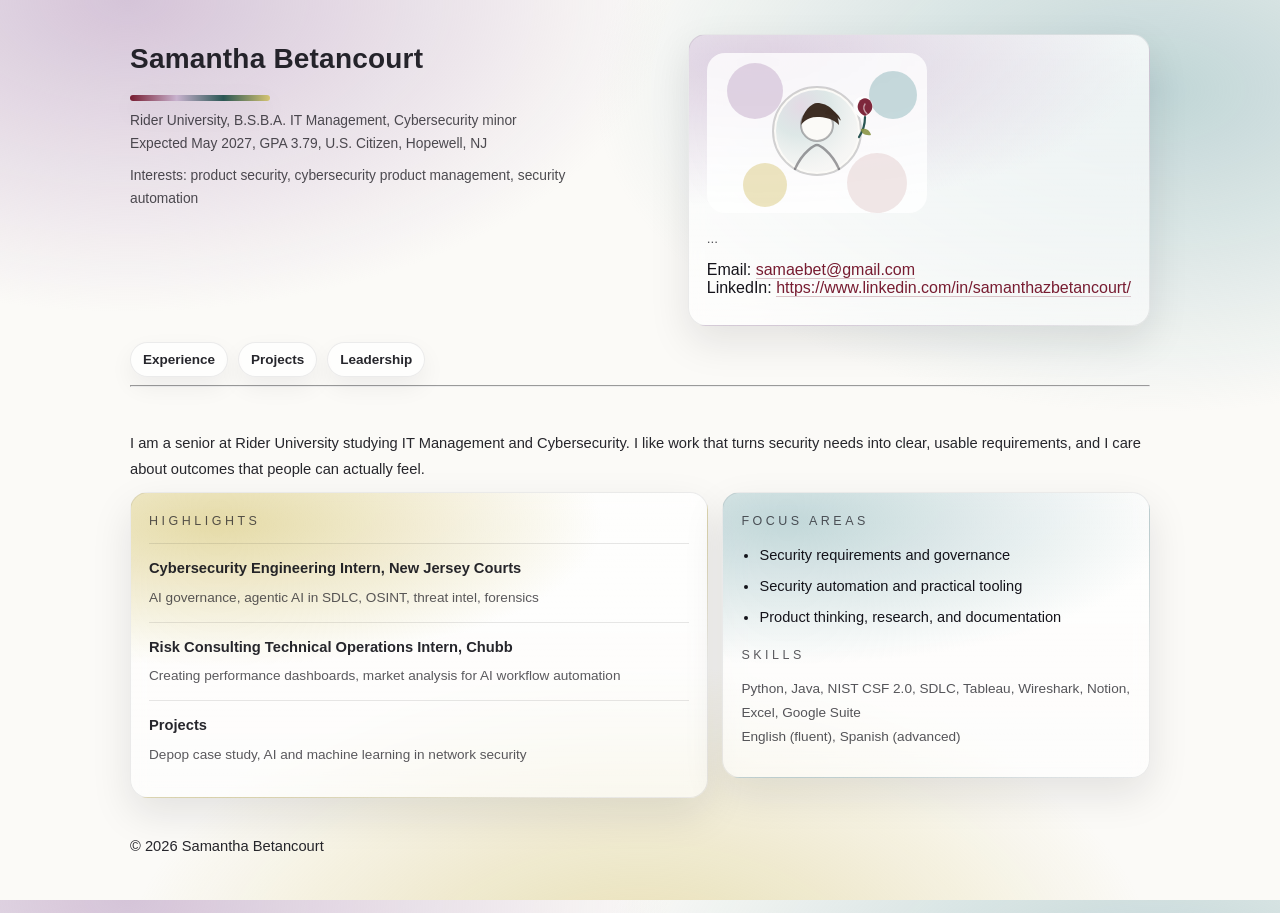
<file: index.html>
<!doctype html>
<html lang="en">
<head>
  <meta charset="UTF-8" />
  <meta name="viewport" content="width=device-width, initial-scale=1" />
  <title>Samantha Betancourt</title>
  <meta name="description" content="Samantha Betancourt, undergraduate student at Rider University. Education, experience, and projects." />
  <link rel="stylesheet" href="./styles.css" />
</head>

<body>
  <div class="bg-grid" aria-hidden="true"></div>

  <main class="container">
    <header>
      <div class="topline">
        <div>
          <p class="name">Samantha Betancourt</p>
          <div class="name-underline"></div>
          <p class="meta">
            Rider University, B.S.B.A. IT Management, Cybersecurity minor<br>
            Expected May 2027, GPA 3.79, U.S. Citizen, Hopewell, NJ
          </p>
          <p class="meta">
            Interests: product security, cybersecurity product management, security automation
          </p>
        </div>

        <div class="block tile-gingham" aria-label="Profile">
          <svg width="220" height="160" viewBox="0 0 220 160" role="img" aria-label="Avatar sticker badge with tulip">
            <!-- sticker card -->
            <rect x="0" y="0" width="220" height="160" rx="18" fill="rgba(255,255,255,0.78)"></rect>

            <!-- soft sticker blobs (palette) -->
            <circle cx="48" cy="38" r="28" fill="#c8b2ce" opacity="0.55"></circle>
            <circle cx="186" cy="42" r="24" fill="#99bdc1" opacity="0.55"></circle>
            <circle cx="170" cy="130" r="30" fill="#e5d1d1" opacity="0.55"></circle>
            <circle cx="58" cy="132" r="22" fill="#d5c472" opacity="0.45"></circle>

           <!-- badge ring -->
            <circle cx="110" cy="78" r="44" fill="#fbfaf7" stroke="rgba(20,19,26,0.18)" stroke-width="2"></circle>
            <circle cx="110" cy="78" r="41" fill="url(#badgeWash)"></circle>

            <!-- head -->
            <circle cx="110" cy="72" r="16" fill="#fbfaf7" stroke="rgba(20,19,26,0.30)" stroke-width="2"></circle>

            <!-- hair (dark brown), simple cute shape -->
            <path d="M94 72c1-14 11-22 16-22 11 0 22 9 22 22
                     0 0-6-8-22-8-11 0-16 8-16 8z"
                  fill="#3b2a20" opacity="0.98"></path>
            <path d="M122 56c6 2 11 7 12 12 0 0-3-4-9-6-4-1-7-1-7-1s1-3 4-5z"
                  fill="#3b2a20" opacity="0.98"></path>

            <!-- shoulders -->
            <path d="M88 116c8-18 20-24 22-24s14 6 22 24" fill="none"
                  stroke="rgba(20,19,26,0.40)" stroke-width="2.4" stroke-linecap="round"></path>

            <!-- tulip sticker (top-right of badge) -->
            <g transform="translate(144 42)">
            <!-- small white outline like a sticker -->
              <path d="M20 6c-4-6-12-6-16 0c-4 6-1 14 8 18c9-4 12-12 8-18z"
                    fill="rgba(255,255,255,0.92)"></path>

              <!-- tulip petals -->
              <path d="M20 7c-3-5-9-5-12 0c-3 5-1 11 6 14c7-3 9-9 6-14z"
                    fill="#771c31" opacity="0.95"></path>
              <path d="M14 9c-2 3-1 7 2 10" fill="none" stroke="rgba(255,255,255,0.55)" stroke-width="1.4"
                    stroke-linecap="round"></path>

              <!-- stem -->
              <path d="M14 22c0 8-2 14-6 20" fill="none" stroke="#2a5654" stroke-width="2.2"
                    stroke-linecap="round"></path>
              <!-- leaf -->
              <path d="M10 34c6-1 9 2 10 6c-6 1-10-2-10-6z"
                    fill="#8a9445" opacity="0.9"></path>
            </g>

            <defs>
              <radialGradient id="badgeWash" cx="30%" cy="20%" r="80%">
                <stop offset="0%" stop-color="#c8b2ce" stop-opacity="0.45" />
                <stop offset="45%" stop-color="#99bdc1" stop-opacity="0.30" />
                <stop offset="100%" stop-color="#dbe0e6" stop-opacity="0.15" />
              </radialGradient>
            </defs>
          </svg>
          <p class="small" style="margin-top:10px;"> ... </p>
            Email: <a href="mailto:samaebet@gmail.com">samaebet@gmail.com</a><br>
            LinkedIn: <a href="#" aria-label="LinkedIn">https://www.linkedin.com/in/samanthazbetancourt/</a>
          </p>
        </div>
      </div>

      <nav class="nav" aria-label="Primary">
        <a href="./experience.html">Experience</a>
        <a href="./projects.html">Projects</a>
        <a href="./leadership.html">Leadership</a>
      </nav>

      <hr>
    </header>

    <section class="section">
      <p>
        I am a senior at Rider University studying IT Management and Cybersecurity. I like work that turns security needs into clear,
        usable requirements, and I care about outcomes that people can actually feel.
      </p>

      <div class="grid">
        <div class="block tile-lemon">
          <p class="h2">Highlights</p>

          <div class="item">
            <p class="item-title">Cybersecurity Engineering Intern, New Jersey Courts</p>
            <p class="item-sub">AI governance, agentic AI in SDLC, OSINT, threat intel, forensics</p>
          </div>

          <div class="item">
            <p class="item-title">Risk Consulting Technical Operations Intern, Chubb</p>
            <p class="item-sub">Creating performance dashboards, market analysis for AI workflow automation</p>
          </div>

          <div class="item">
            <p class="item-title">Projects</p>
            <p class="item-sub">Depop case study, AI and machine learning in network security</p>
          </div>
        </div>

        <div class="block tile-clogs">
          <p class="h2">Focus areas</p>
          <ul class="list">
            <li>Security requirements and governance</li>
            <li>Security automation and practical tooling</li>
            <li>Product thinking, research, and documentation</li>
          </ul>

          <p class="h2" style="margin-top:16px;">Skills</p>
          <p class="small">
            Python, Java, NIST CSF 2.0, SDLC, Tableau, Wireshark, Notion, Excel, Google Suite<br>
            English (fluent), Spanish (advanced)
          </p>
        </div>
      </div>
    </section>

    <footer class="footer">
      <p>© <span id="year"></span> Samantha Betancourt</p>
    </footer>
  </main>

  <script>
    document.getElementById("year").textContent = new Date().getFullYear();
  </script>
</body>
</html>
</file>
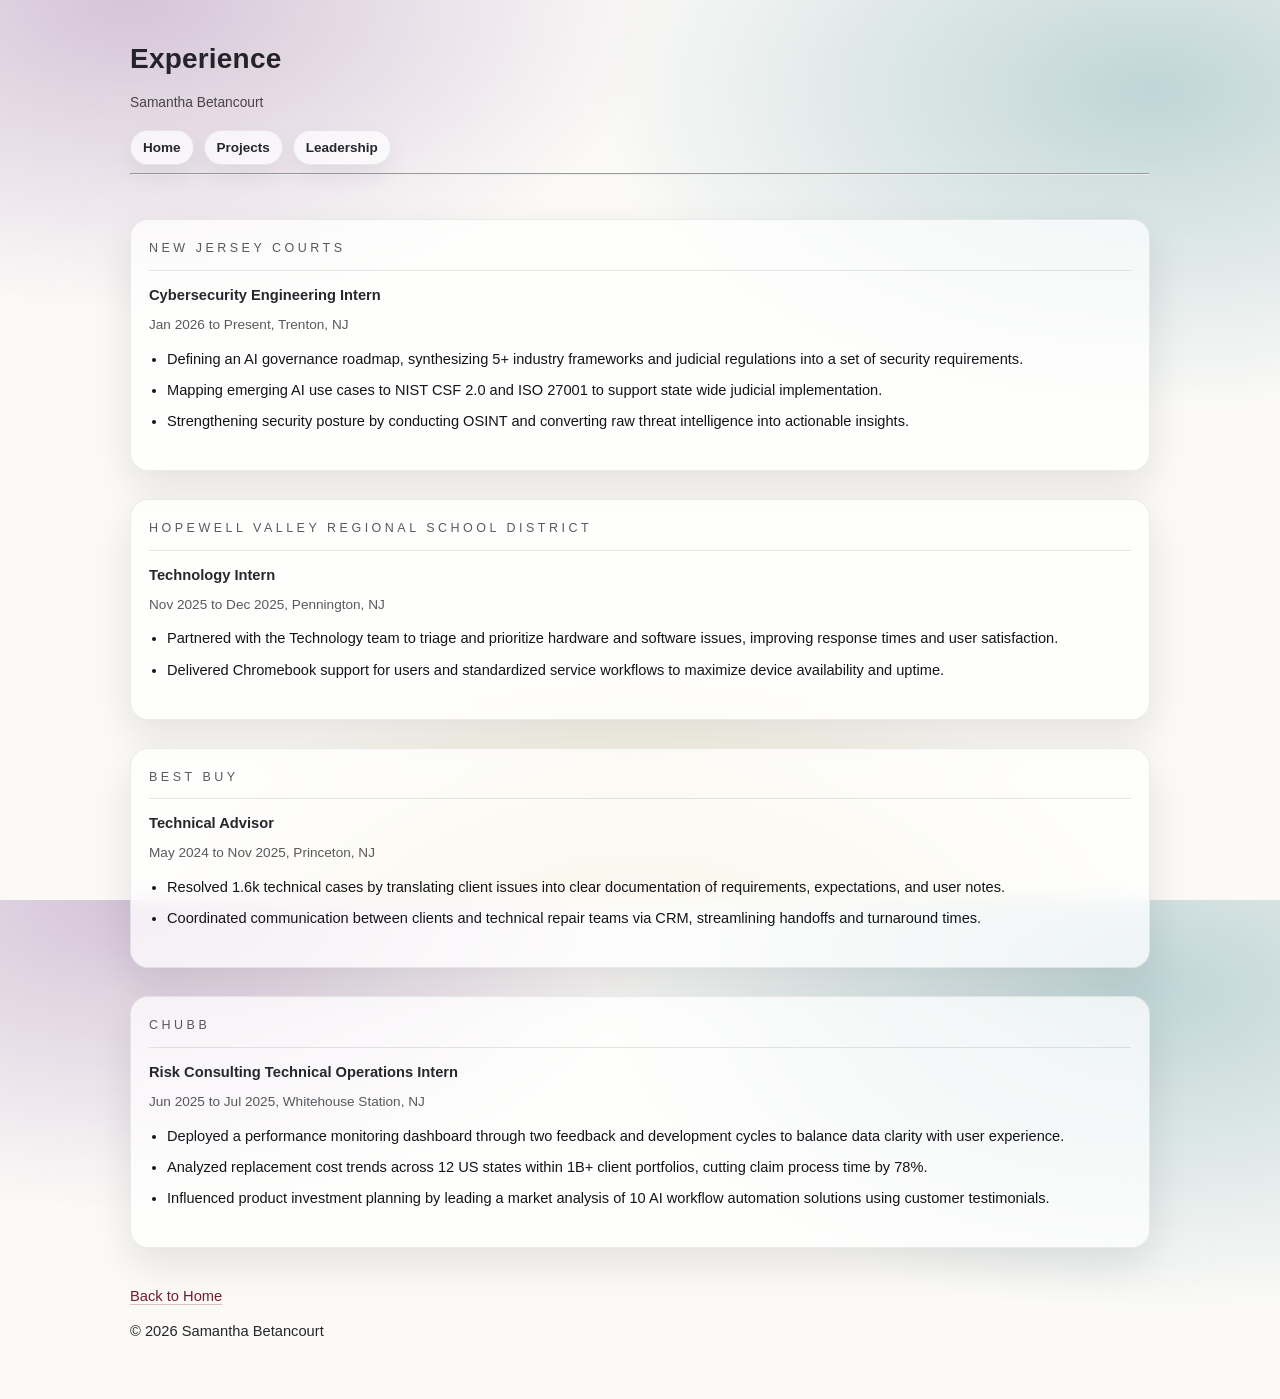
<file: experience.html>
<!doctype html>
<html lang="en">
<head>
  <meta charset="UTF-8" />
  <meta name="viewport" content="width=device-width, initial-scale=1" />
  <title>Experience | Samantha Betancourt</title>
  <meta name="description" content="Experience of Samantha Betancourt." />
  <link rel="stylesheet" href="./styles.css" />
</head>

<body>
  <div class="bg-grid" aria-hidden="true"></div>

  <main class="container">
    <header>
      <div class="topline">
        <div>
          <p class="name">Experience</p>
          <p class="meta">Samantha Betancourt</p>
        </div>
      </div>

      <nav class="nav" aria-label="Primary">
        <a href="./index.html">Home</a>
        <a href="./projects.html">Projects</a>
        <a href="./leadership.html">Leadership</a>
      </nav>

      <hr>
    </header>

    <section class="section">
      <div class="block">
        <p class="h2">New Jersey Courts</p>

        <div class="item">
          <p class="item-title">Cybersecurity Engineering Intern</p>
          <p class="item-sub">Jan 2026 to Present, Trenton, NJ</p>
          <ul class="list">
            <li>Defining an AI governance roadmap, synthesizing 5+ industry frameworks and judicial regulations into a set of security requirements.</li>
            <li>Mapping emerging AI use cases to NIST CSF 2.0 and ISO 27001 to support state wide judicial implementation.</li>
            <li>Strengthening security posture by conducting OSINT and converting raw threat intelligence into actionable insights.</li>
          </ul>
        </div>
      </div>
    </section>

    <section class="section">
      <div class="block">
        <p class="h2">Hopewell Valley Regional School District</p>

        <div class="item">
          <p class="item-title">Technology Intern</p>
          <p class="item-sub">Nov 2025 to Dec 2025, Pennington, NJ</p>
          <ul class="list">
            <li>Partnered with the Technology team to triage and prioritize hardware and software issues, improving response times and user satisfaction.</li>
            <li>Delivered Chromebook support for users and standardized service workflows to maximize device availability and uptime.</li>
          </ul>
        </div>
      </div>
    </section>

    <section class="section">
      <div class="block">
        <p class="h2">Best Buy</p>

        <div class="item">
          <p class="item-title">Technical Advisor</p>
          <p class="item-sub">May 2024 to Nov 2025, Princeton, NJ</p>
          <ul class="list">
            <li>Resolved 1.6k technical cases by translating client issues into clear documentation of requirements, expectations, and user notes.</li>
            <li>Coordinated communication between clients and technical repair teams via CRM, streamlining handoffs and turnaround times.</li>
          </ul>
        </div>
      </div>
    </section>

    <section class="section">
      <div class="block">
        <p class="h2">Chubb</p>

        <div class="item">
          <p class="item-title">Risk Consulting Technical Operations Intern</p>
          <p class="item-sub">Jun 2025 to Jul 2025, Whitehouse Station, NJ</p>
          <ul class="list">
            <li>Deployed a performance monitoring dashboard through two feedback and development cycles to balance data clarity with user experience.</li>
            <li>Analyzed replacement cost trends across 12 US states within 1B+ client portfolios, cutting claim process time by 78%.</li>
            <li>Influenced product investment planning by leading a market analysis of 10 AI workflow automation solutions using customer testimonials.</li>
          </ul>
        </div>
      </div>
    </section>

    <footer class="footer">
      <p><a href="./index.html">Back to Home</a></p>
      <p>© <span id="year"></span> Samantha Betancourt</p>
    </footer>
  </main>

  <script>
    document.getElementById("year").textContent = new Date().getFullYear();
  </script>
</body>
</html>
</file>
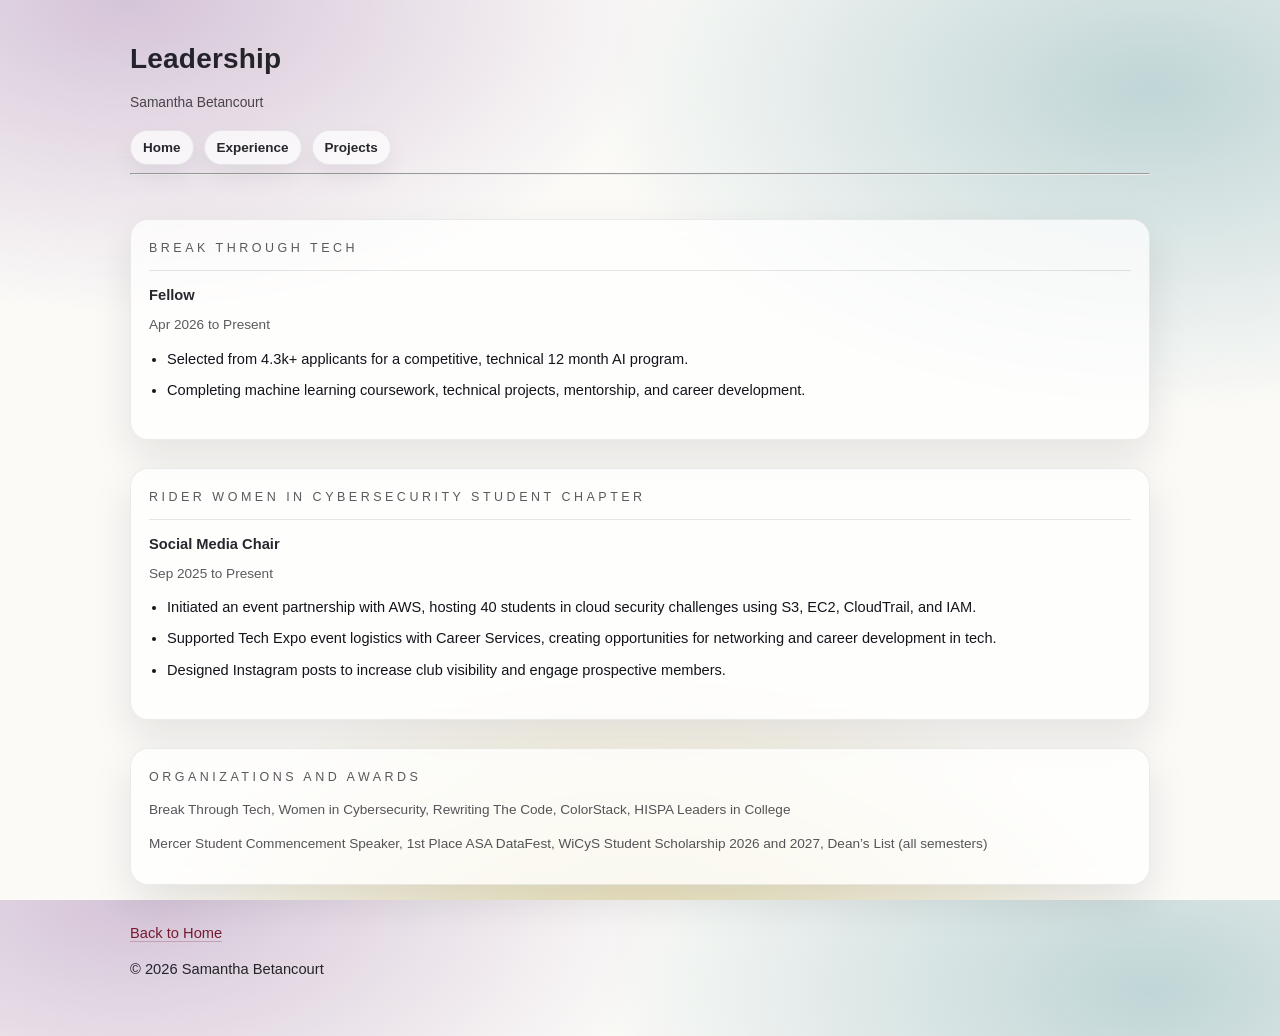
<file: leadership.html>
<!doctype html>
<html lang="en">
<head>
  <meta charset="UTF-8" />
  <meta name="viewport" content="width=device-width, initial-scale=1" />
  <title>Leadership | Samantha Betancourt</title>
  <meta name="description" content="Leadership and involvement of Samantha Betancourt." />
  <link rel="stylesheet" href="./styles.css" />
</head>

<body>
  <div class="bg-grid" aria-hidden="true"></div>

  <main class="container">
    <header>
      <div class="topline">
        <div>
          <p class="name">Leadership</p>
          <p class="meta">Samantha Betancourt</p>
        </div>
      </div>

      <nav class="nav" aria-label="Primary">
        <a href="./index.html">Home</a>
        <a href="./experience.html">Experience</a>
        <a href="./projects.html">Projects</a>
      </nav>

      <hr>
    </header>

    <section class="section">
      <div class="block">
        <p class="h2">Break Through Tech</p>

        <div class="item">
          <p class="item-title">Fellow</p>
          <p class="item-sub">Apr 2026 to Present</p>
          <ul class="list">
            <li>Selected from 4.3k+ applicants for a competitive, technical 12 month AI program.</li>
            <li>Completing machine learning coursework, technical projects, mentorship, and career development.</li>
          </ul>
        </div>
      </div>
    </section>

    <section class="section">
      <div class="block">
        <p class="h2">Rider Women in Cybersecurity Student Chapter</p>

        <div class="item">
          <p class="item-title">Social Media Chair</p>
          <p class="item-sub">Sep 2025 to Present</p>
          <ul class="list">
            <li>Initiated an event partnership with AWS, hosting 40 students in cloud security challenges using S3, EC2, CloudTrail, and IAM.</li>
            <li>Supported Tech Expo event logistics with Career Services, creating opportunities for networking and career development in tech.</li>
            <li>Designed Instagram posts to increase club visibility and engage prospective members.</li>
          </ul>
        </div>
      </div>
    </section>

    <section class="section">
      <div class="block">
        <p class="h2">Organizations and awards</p>
        <p class="small">
          Break Through Tech, Women in Cybersecurity, Rewriting The Code, ColorStack, HISPA Leaders in College
        </p>
        <p class="small" style="margin-top:10px;">
          Mercer Student Commencement Speaker, 1st Place ASA DataFest, WiCyS Student Scholarship 2026 and 2027, Dean’s List (all semesters)
        </p>
      </div>
    </section>

    <footer class="footer">
      <p><a href="./index.html">Back to Home</a></p>
      <p>© <span id="year"></span> Samantha Betancourt</p>
    </footer>
  </main>

  <script>
    document.getElementById("year").textContent = new Date().getFullYear();
  </script>
</body>
</html>
</file>
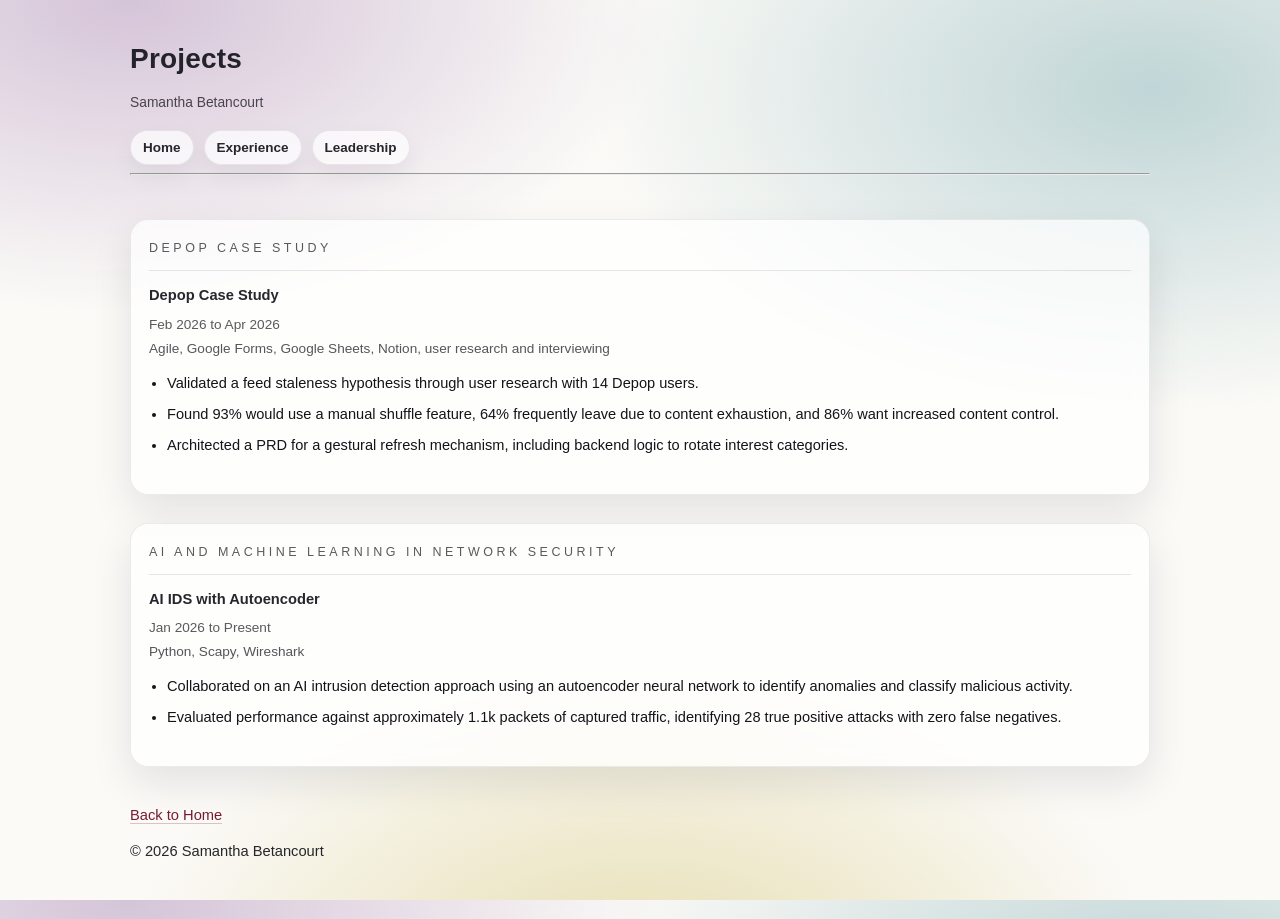
<file: projects.html>
<!doctype html>
<html lang="en">
<head>
  <meta charset="UTF-8" />
  <meta name="viewport" content="width=device-width, initial-scale=1" />
  <title>Projects | Samantha Betancourt</title>
  <meta name="description" content="Projects of Samantha Betancourt." />
  <link rel="stylesheet" href="./styles.css" />
</head>

<body>
  <div class="bg-grid" aria-hidden="true"></div>

  <main class="container">
    <header>
      <div class="topline">
        <div>
          <p class="name">Projects</p>
          <p class="meta">Samantha Betancourt</p>
        </div>
      </div>

      <nav class="nav" aria-label="Primary">
        <a href="./index.html">Home</a>
        <a href="./experience.html">Experience</a>
        <a href="./leadership.html">Leadership</a>
      </nav>

      <hr>
    </header>

    <section class="section">
      <div class="block">
        <p class="h2">Depop Case Study</p>

        <div class="item">
          <p class="item-title">Depop Case Study</p>
          <p class="item-sub">Feb 2026 to Apr 2026</p>
          <p class="small">Agile, Google Forms, Google Sheets, Notion, user research and interviewing</p>
          <ul class="list">
            <li>Validated a feed staleness hypothesis through user research with 14 Depop users.</li>
            <li>Found 93% would use a manual shuffle feature, 64% frequently leave due to content exhaustion, and 86% want increased content control.</li>
            <li>Architected a PRD for a gestural refresh mechanism, including backend logic to rotate interest categories.</li>
          </ul>
        </div>
      </div>
    </section>

    <section class="section">
      <div class="block">
        <p class="h2">AI and Machine Learning in Network Security</p>

        <div class="item">
          <p class="item-title">AI IDS with Autoencoder</p>
          <p class="item-sub">Jan 2026 to Present</p>
          <p class="small">Python, Scapy, Wireshark</p>
          <ul class="list">
            <li>Collaborated on an AI intrusion detection approach using an autoencoder neural network to identify anomalies and classify malicious activity.</li>
            <li>Evaluated performance against approximately 1.1k packets of captured traffic, identifying 28 true positive attacks with zero false negatives.</li>
          </ul>
        </div>
      </div>
    </section>

    <footer class="footer">
      <p><a href="./index.html">Back to Home</a></p>
      <p>© <span id="year"></span> Samantha Betancourt</p>
    </footer>
  </main>

  <script>
    document.getElementById("year").textContent = new Date().getFullYear();
  </script>
</body>
</html>
</file>
<file: styles.css>
:root{
  /* Your palette */
  --cloud: #dbe0e6;
  --matcha: #8a9445;
  --gingham: #c8b2ce;
  --teal: #2a5654;
  --wine: #771c31;
  --clogs: #99bdc1;
  --linen: #e5d1d1;
  --lemon: #d5c472;

  /* Base */
  --text: #14131a;
  --muted: rgba(20, 19, 26, 0.72);

  --bg: #fbfaf7; /* warm, pinterest-like paper */
  --border: rgba(20, 19, 26, 0.10);
  --shadow: 0 16px 40px rgba(20, 19, 26, 0.10);

  --radius: 18px;
}

*{ box-sizing: border-box; }
html,body{ height:100%; }
body{
  margin:0;
  font-family: Arial, Helvetica, system-ui, -apple-system, "Segoe UI", Roboto, sans-serif;
  color: var(--text);
  background:
    radial-gradient(900px 520px at 10% 0%, rgba(200,178,206,0.75), transparent 60%),
    radial-gradient(900px 520px at 90% 10%, rgba(153,189,193,0.60), transparent 62%),
    radial-gradient(900px 560px at 50% 110%, rgba(213,196,114,0.55), transparent 58%),
    var(--bg);
}

/* kill the grid completely */
.bg-grid{ display:none; }

.container{
  width: min(1020px, calc(100% - 48px));
  margin: 0 auto;
  position: relative;
}

header{
  padding: 34px 0 18px;
}

.topline{
  display:flex;
  align-items:flex-start;
  justify-content: space-between;
  gap: 18px;
  flex-wrap: wrap;
}

.name{
  font-size: 28px;
  font-weight: 800;
  margin: 0;
  letter-spacing: 0.2px;
}

.meta{
  margin: 8px 0 0;
  color: rgba(20,19,26,0.75);
  font-size: 13.8px;
  line-height: 1.7;
  max-width: 62ch;
}

/* bold, colorful underline */
.name-underline{
  height: 6px;
  width: 140px;
  border-radius: 999px;
  margin-top: 12px;
  background: linear-gradient(90deg, var(--wine), var(--gingham), var(--teal), var(--lemon));
  box-shadow: 0 10px 26px rgba(20,19,26,0.10);
}

/* nav like pinterest “chips” */
.nav{
  display:flex;
  gap: 10px;
  flex-wrap: wrap;
  margin-top: 16px;
  font-size: 13.5px;
}

.nav a{
  text-decoration:none;
  color: rgba(20,19,26,0.92);
  font-weight: 700;
  padding: 9px 12px;
  border-radius: 999px;
  border: 1px solid rgba(20,19,26,0.08);
  background: rgba(255,255,255,0.70);
  box-shadow: 0 10px 24px rgba(20,19,26,0.06);
}
.nav a:hover{
  filter: saturate(1.05);
  transform: translateY(-1px);
}

/* layout */
.section{ padding: 18px 0 10px; }

.grid{
  display:grid;
  grid-template-columns: 1.15fr 0.85fr;
  gap: 14px;
  align-items: start;
}

/* Pinterest-y tiles */
.block{
  border-radius: var(--radius);
  border: 1px solid rgba(20,19,26,0.08);
  box-shadow: var(--shadow);
  padding: 18px 18px;
  background: rgba(255,255,255,0.72);
  backdrop-filter: blur(10px);
}

/* color-forward tiles (still readable) */
.tile-wine{
  background:
    radial-gradient(700px 260px at 15% 10%, rgba(119,28,49,0.35), transparent 55%),
    linear-gradient(180deg, rgba(255,255,255,0.78), rgba(255,255,255,0.58));
}
.tile-gingham{
  background:
    radial-gradient(700px 260px at 15% 10%, rgba(200,178,206,0.60), transparent 55%),
    linear-gradient(180deg, rgba(255,255,255,0.76), rgba(255,255,255,0.56));
}
.tile-clogs{
  background:
    radial-gradient(700px 260px at 15% 10%, rgba(153,189,193,0.60), transparent 55%),
    linear-gradient(180deg, rgba(255,255,255,0.76), rgba(255,255,255,0.56));
}
.tile-lemon{
  background:
    radial-gradient(700px 260px at 15% 10%, rgba(213,196,114,0.62), transparent 55%),
    linear-gradient(180deg, rgba(255,255,255,0.76), rgba(255,255,255,0.56));
}
.tile-matcha{
  background:
    radial-gradient(700px 260px at 15% 10%, rgba(138,148,69,0.45), transparent 55%),
    linear-gradient(180deg, rgba(255,255,255,0.76), rgba(255,255,255,0.56));
}
.tile-teal{
  background:
    radial-gradient(700px 260px at 15% 10%, rgba(42,86,84,0.45), transparent 55%),
    linear-gradient(180deg, rgba(255,255,255,0.76), rgba(255,255,255,0.56));
}

.h2{
  font-size: 12.5px;
  letter-spacing: 0.28em;
  text-transform: uppercase;
  color: rgba(20, 19, 26, 0.70);
  margin: 0 0 10px;
}

p{
  margin: 0 0 10px;
  line-height: 1.75;
  font-size: 14.7px;
  color: rgba(20, 19, 26, 0.92);
}

.small{
  font-size: 13.6px;
  color: rgba(20, 19, 26, 0.72);
}

.item{
  padding: 12px 0;
  border-top: 1px solid rgba(20,19,26,0.10);
}
.item:first-child{ border-top: 0; padding-top: 0; }

.item-title{ font-weight: 800; margin:0; }
.item-sub{ margin: 4px 0 0; color: rgba(20,19,26,0.70); font-size: 13.6px; }

.list{
  margin: 10px 0 0;
  padding-left: 18px;
  line-height: 1.65;
  font-size: 14.6px;
}
.list li{ margin: 7px 0; }

a{
  color: var(--wine);
  text-decoration: none;
  border-bottom: 1px solid rgba(119,28,49,0.25);
}
a:hover{ border-bottom-color: rgba(119,28,49,0.55); }

.footer{
  padding: 26px 0 44px;
  color: rgba(20, 19, 26, 0.70);
  font-size: 12.7px;
}

/* responsive */
@media (max-width: 860px){
  .grid{ grid-template-columns: 1fr; }
}
</file>
